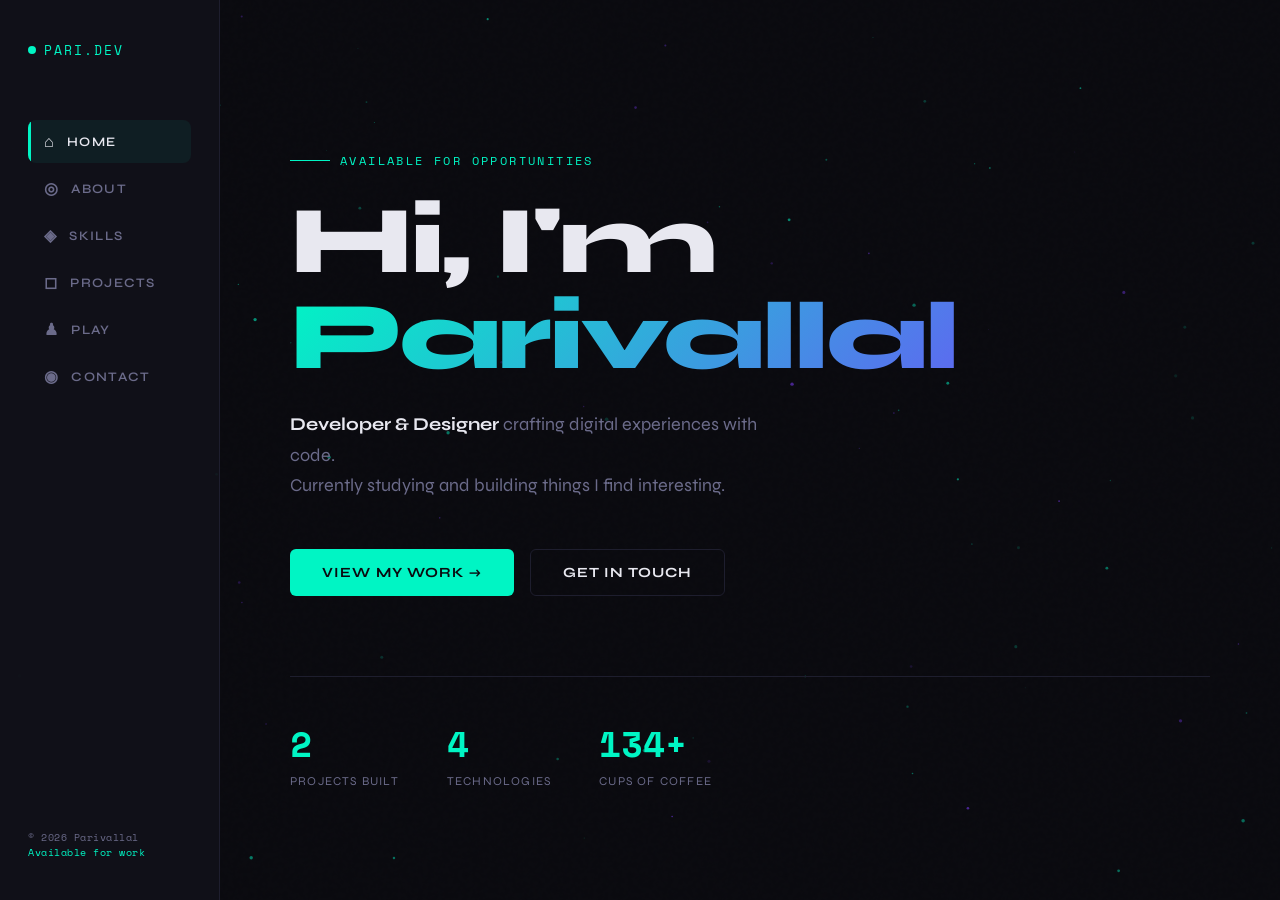
<file: index.html>
<!DOCTYPE html>
<html lang="en">
<head>
<meta charset="UTF-8">
<meta name="viewport" content="width=device-width, initial-scale=1.0">
<title>Parivallal — Portfolio</title>
<link href="https://fonts.googleapis.com/css2?family=Space+Mono:ital,wght@0,400;0,700;1,400&family=Syne:wght@400;600;700;800&family=Cormorant+Garamond:wght@400;600;700&display=swap" rel="stylesheet">
<style>
  :root {
    --bg: #0a0a0f;
    --surface: #12121a;
    --border: #1e1e2e;
    --accent: #00f5c4;
    --accent2: #7c3aff;
    --accent3: #ff3a6e;
    --text: #e8e8f0;
    --muted: #6b6b8a;
    --glow: 0 0 20px rgba(0,245,196,0.3);
    --gold: #d4a843;
    --gold-light: #f0cc70;
    --gold-dim: #8a6a1a;
    --ludo-bg: #0d0c0a;
    --ludo-surface: #1a1710;
    --ludo-border: #2e2a1e;
  }
  *,*::before,*::after{margin:0;padding:0;box-sizing:border-box}
  html{scroll-behavior:smooth}
  body{background:var(--bg);color:var(--text);font-family:'Syne',sans-serif;overflow-x:hidden}
  body::before{content:'';position:fixed;inset:0;background-image:url("data:image/svg+xml,%3Csvg viewBox='0 0 200 200' xmlns='http://www.w3.org/2000/svg'%3E%3Cfilter id='noise'%3E%3CfeTurbulence type='fractalNoise' baseFrequency='0.9' numOctaves='4' stitchTiles='stitch'/%3E%3C/filter%3E%3Crect width='100%25' height='100%25' filter='url(%23noise)' opacity='0.03'/%3E%3C/svg%3E");pointer-events:none;z-index:1;opacity:0.4}
  #particles{position:fixed;inset:0;z-index:0;pointer-events:none}

  .sidebar{position:fixed;left:0;top:0;width:220px;height:100vh;background:rgba(18,18,26,0.85);backdrop-filter:blur(20px);border-right:1px solid var(--border);display:flex;flex-direction:column;padding:40px 28px;z-index:100}
  .logo{font-family:'Space Mono',monospace;font-size:13px;color:var(--accent);letter-spacing:0.15em;text-transform:uppercase;margin-bottom:60px;display:flex;align-items:center;gap:8px}
  .logo-dot{width:8px;height:8px;background:var(--accent);border-radius:50%;animation:pulse 2s infinite}
  @keyframes pulse{0%,100%{opacity:1;transform:scale(1)}50%{opacity:0.4;transform:scale(0.6)}}
  nav ul{list-style:none;display:flex;flex-direction:column;gap:4px}
  nav ul li{font-size:13px;font-weight:600;letter-spacing:0.1em;text-transform:uppercase;color:var(--muted);padding:12px 16px;border-radius:8px;cursor:pointer;transition:all 0.25s;display:flex;align-items:center;gap:12px;position:relative;overflow:hidden}
  nav ul li::before{content:'';position:absolute;left:0;top:0;width:3px;height:100%;background:var(--accent);transform:scaleY(0);transition:transform 0.25s;border-radius:0 2px 2px 0}
  nav ul li:hover,nav ul li.active{color:var(--text);background:rgba(0,245,196,0.06)}
  nav ul li:hover::before,nav ul li.active::before{transform:scaleY(1)}
  nav ul li .nav-icon{font-size:16px}
  .sidebar-footer{margin-top:auto;font-family:'Space Mono',monospace;font-size:10px;color:var(--muted);letter-spacing:0.05em}

  .main{margin-left:220px;min-height:100vh;position:relative;z-index:2}
  .panel{display:none;min-height:100vh;padding:80px 70px;animation:fadeIn 0.5s ease}
  .panel.active{display:block}
  @keyframes fadeIn{from{opacity:0;transform:translateY(18px)}to{opacity:1;transform:translateY(0)}}

  #home{display:flex;flex-direction:column;justify-content:center;padding-top:120px}
  .home-tag{font-family:'Space Mono',monospace;font-size:12px;color:var(--accent);letter-spacing:0.2em;text-transform:uppercase;margin-bottom:24px;display:flex;align-items:center;gap:10px}
  .home-tag::before{content:'';width:40px;height:1px;background:var(--accent)}
  h1.hero-name{font-size:clamp(52px,8vw,96px);font-weight:800;line-height:1.0;letter-spacing:-0.03em;margin-bottom:24px}
  h1.hero-name span{display:block;background:linear-gradient(135deg,var(--accent),var(--accent2));-webkit-background-clip:text;-webkit-text-fill-color:transparent;background-clip:text}
  .hero-sub{font-size:18px;color:var(--muted);margin-bottom:48px;max-width:480px;line-height:1.7}
  .hero-sub strong{color:var(--text)}
  .hero-buttons{display:flex;gap:16px;flex-wrap:wrap}
  .btn{padding:14px 32px;font-family:'Syne',sans-serif;font-size:14px;font-weight:700;letter-spacing:0.08em;text-transform:uppercase;border:none;border-radius:6px;cursor:pointer;transition:all 0.25s}
  .btn-primary{background:var(--accent);color:#0a0a0f}
  .btn-primary:hover{transform:translateY(-2px);box-shadow:var(--glow)}
  .btn-outline{background:transparent;color:var(--text);border:1px solid var(--border)}
  .btn-outline:hover{border-color:var(--accent);color:var(--accent);transform:translateY(-2px)}
  .hero-stats{display:flex;gap:48px;margin-top:80px;padding-top:40px;border-top:1px solid var(--border)}
  .stat-num{font-size:36px;font-weight:800;color:var(--accent);font-family:'Space Mono',monospace}
  .stat-label{font-size:12px;color:var(--muted);text-transform:uppercase;letter-spacing:0.1em;margin-top:4px}

  .section-tag{font-family:'Space Mono',monospace;font-size:11px;color:var(--accent);letter-spacing:0.2em;text-transform:uppercase;margin-bottom:16px}
  .section-title{font-size:clamp(32px,5vw,52px);font-weight:800;letter-spacing:-0.02em;margin-bottom:48px;line-height:1.1}

  .about-grid{display:grid;grid-template-columns:1fr 1fr;gap:48px;align-items:start}
  .about-text p{color:var(--muted);line-height:1.9;font-size:16px;margin-bottom:20px}
  .about-text p strong{color:var(--text)}
  .about-card{background:var(--surface);border:1px solid var(--border);border-radius:16px;padding:32px;position:relative;overflow:hidden}
  .about-card::before{content:'';position:absolute;top:0;left:0;right:0;height:2px;background:linear-gradient(90deg,var(--accent),var(--accent2))}
  .about-card h3{font-size:14px;text-transform:uppercase;letter-spacing:0.1em;color:var(--muted);margin-bottom:20px}
  .info-item{display:flex;justify-content:space-between;padding:12px 0;border-bottom:1px solid var(--border);font-size:14px}
  .info-item:last-child{border-bottom:none}
  .info-label{color:var(--muted)}
  .info-value{color:var(--text);font-weight:600}

  .skills-grid{display:grid;grid-template-columns:repeat(auto-fill,minmax(260px,1fr));gap:20px}
  .skill-card{background:var(--surface);border:1px solid var(--border);border-radius:12px;padding:24px;transition:all 0.3s;cursor:default;position:relative;overflow:hidden}
  .skill-card::after{content:'';position:absolute;inset:0;background:linear-gradient(135deg,rgba(0,245,196,0.04),transparent);opacity:0;transition:opacity 0.3s}
  .skill-card:hover{border-color:var(--accent);transform:translateY(-4px);box-shadow:0 8px 32px rgba(0,245,196,0.1)}
  .skill-card:hover::after{opacity:1}
  .skill-icon{font-size:28px;margin-bottom:12px}
  .skill-name{font-size:16px;font-weight:700;margin-bottom:8px}
  .skill-level{font-family:'Space Mono',monospace;font-size:11px;color:var(--muted);text-transform:uppercase;letter-spacing:0.1em;margin-bottom:14px}
  .skill-bar{height:3px;background:var(--border);border-radius:2px;overflow:hidden}
  .skill-bar-fill{height:100%;background:linear-gradient(90deg,var(--accent),var(--accent2));border-radius:2px;transform:scaleX(0);transform-origin:left;transition:transform 1s cubic-bezier(0.4,0,0.2,1)}
  .skill-card.visible .skill-bar-fill{transform:scaleX(1)}

  .projects-grid{display:grid;grid-template-columns:repeat(auto-fill,minmax(320px,1fr));gap:24px}
  .project-card{background:var(--surface);border:1px solid var(--border);border-radius:16px;padding:32px;transition:all 0.3s;position:relative;overflow:hidden;cursor:pointer}
  .project-card::before{content:'';position:absolute;top:-100%;left:-100%;width:300%;height:300%;background:radial-gradient(circle,rgba(0,245,196,0.06) 0%,transparent 60%);transition:all 0.5s;pointer-events:none}
  .project-card:hover::before{top:-50%;left:-50%}
  .project-card:hover{border-color:rgba(0,245,196,0.4);transform:translateY(-6px);box-shadow:0 16px 48px rgba(0,0,0,0.4)}
  .project-num{font-family:'Space Mono',monospace;font-size:11px;color:var(--accent);letter-spacing:0.1em;margin-bottom:20px}
  .project-title{font-size:20px;font-weight:700;margin-bottom:12px}
  .project-desc{font-size:14px;color:var(--muted);line-height:1.7;margin-bottom:24px}
  .project-tags{display:flex;flex-wrap:wrap;gap:8px;margin-bottom:24px}
  .tag{font-family:'Space Mono',monospace;font-size:10px;padding:4px 10px;border-radius:4px;background:rgba(0,245,196,0.08);color:var(--accent);border:1px solid rgba(0,245,196,0.2);letter-spacing:0.05em}
  .project-link{display:inline-flex;align-items:center;gap:6px;font-size:13px;font-weight:700;color:var(--accent);text-decoration:none;letter-spacing:0.05em;text-transform:uppercase;transition:gap 0.2s}
  .project-link:hover{gap:10px}
  .wip-badge{display:inline-block;font-family:'Space Mono',monospace;font-size:10px;padding:3px 8px;border-radius:4px;background:rgba(255,58,110,0.1);color:var(--accent3);border:1px solid rgba(255,58,110,0.3);letter-spacing:0.08em;margin-left:8px}

  .contact-grid{display:grid;grid-template-columns:1fr 1fr;gap:48px}
  .contact-info{display:flex;flex-direction:column;gap:20px}
  .contact-item{background:var(--surface);border:1px solid var(--border);border-radius:12px;padding:24px;display:flex;align-items:center;gap:16px;transition:all 0.3s;cursor:pointer;text-decoration:none;color:inherit}
  .contact-item:hover{border-color:var(--accent);transform:translateX(6px)}
  .contact-icon{font-size:24px;width:48px;height:48px;display:flex;align-items:center;justify-content:center;background:rgba(0,245,196,0.08);border-radius:10px;flex-shrink:0}
  .contact-label{font-size:11px;color:var(--muted);text-transform:uppercase;letter-spacing:0.1em;margin-bottom:4px}
  .contact-value{font-size:15px;font-weight:600}
  .contact-form{background:var(--surface);border:1px solid var(--border);border-radius:16px;padding:36px;position:relative;overflow:hidden}
  .contact-form::before{content:'';position:absolute;top:0;left:0;right:0;height:2px;background:linear-gradient(90deg,var(--accent2),var(--accent))}
  .form-group{margin-bottom:20px}
  .form-label{display:block;font-size:12px;font-weight:700;text-transform:uppercase;letter-spacing:0.1em;color:var(--muted);margin-bottom:8px}
  .form-input,.form-textarea{width:100%;background:var(--bg);border:1px solid var(--border);border-radius:8px;padding:12px 16px;color:var(--text);font-family:'Syne',sans-serif;font-size:14px;outline:none;transition:border-color 0.2s}
  .form-input:focus,.form-textarea:focus{border-color:var(--accent)}
  .form-textarea{resize:vertical;min-height:100px}

  .toast{position:fixed;bottom:32px;right:32px;background:var(--surface);border:1px solid var(--accent);border-radius:10px;padding:16px 24px;font-size:14px;color:var(--accent);z-index:9999;transform:translateY(100px);opacity:0;transition:all 0.4s cubic-bezier(0.4,0,0.2,1);box-shadow:var(--glow)}
  .toast.show{transform:translateY(0);opacity:1}
  ::-webkit-scrollbar{width:4px}
  ::-webkit-scrollbar-track{background:var(--bg)}
  ::-webkit-scrollbar-thumb{background:var(--border);border-radius:4px}
  ::-webkit-scrollbar-thumb:hover{background:var(--accent)}

  /* ===== LUDO ===== */
  #games{padding:60px 70px;background:radial-gradient(ellipse at 20% 20%,rgba(212,168,67,0.04) 0%,transparent 60%)}
  .ludo-wrapper{display:flex;gap:40px;align-items:flex-start;flex-wrap:wrap}
  .ludo-frame{background:linear-gradient(145deg,#2a2410,#1a1710,#2a2410);border:2px solid var(--gold-dim);border-radius:20px;padding:20px;box-shadow:0 0 0 1px rgba(212,168,67,0.1),0 24px 80px rgba(0,0,0,0.8),inset 0 1px 0 rgba(212,168,67,0.2),0 0 60px rgba(212,168,67,0.05);position:relative}
  .ludo-frame::before{content:'';position:absolute;inset:6px;border:1px solid rgba(212,168,67,0.15);border-radius:14px;pointer-events:none}
  #ludo-canvas{display:block;border-radius:10px}

  .ludo-panel{flex:1;min-width:260px;display:flex;flex-direction:column;gap:18px}
  .ludo-eyebrow{font-family:'Space Mono',monospace;font-size:10px;letter-spacing:0.3em;color:var(--gold-dim);text-transform:uppercase;margin-bottom:6px}
  .ludo-title{font-family:'Cormorant Garamond',serif;font-size:48px;font-weight:700;color:var(--gold-light);line-height:1;letter-spacing:0.02em;text-shadow:0 0 40px rgba(212,168,67,0.3)}
  .ludo-subtitle{font-size:13px;color:var(--muted);margin-top:6px}
  .ludo-title-area{border-bottom:1px solid var(--ludo-border);padding-bottom:18px}

  .turn-card{background:var(--ludo-surface);border:1px solid var(--ludo-border);border-radius:12px;padding:18px 22px;position:relative;overflow:hidden}
  .turn-card::before{content:'';position:absolute;top:0;left:0;right:0;height:2px;background:linear-gradient(90deg,var(--gold-dim),var(--gold-light),var(--gold-dim))}
  .turn-label{font-family:'Space Mono',monospace;font-size:9px;letter-spacing:0.2em;color:var(--gold-dim);text-transform:uppercase;margin-bottom:6px}
  .turn-name{font-family:'Cormorant Garamond',serif;font-size:30px;font-weight:600;letter-spacing:0.05em}
  .turn-instruction{font-size:12px;color:var(--muted);margin-top:4px}

  .dice-area{display:flex;align-items:center;gap:18px}
  .dice-btn{width:72px;height:72px;background:linear-gradient(145deg,#2a2410,#1a1710);border:1px solid var(--gold-dim);border-radius:14px;cursor:pointer;display:flex;align-items:center;justify-content:center;font-size:34px;transition:all 0.2s;box-shadow:0 4px 16px rgba(0,0,0,0.5),inset 0 1px 0 rgba(212,168,67,0.15);color:var(--gold-light);font-family:'Space Mono',monospace;font-weight:700;position:relative;overflow:hidden}
  .dice-btn::before{content:'';position:absolute;inset:0;background:radial-gradient(circle at 50% 0%,rgba(212,168,67,0.1),transparent 60%)}
  .dice-btn:hover:not(:disabled){border-color:var(--gold);box-shadow:0 4px 24px rgba(212,168,67,0.2),inset 0 1px 0 rgba(212,168,67,0.3);transform:translateY(-2px)}
  .dice-btn:disabled{opacity:0.35;cursor:not-allowed;transform:none}
  .dice-btn.rolling{animation:diceRoll 0.45s ease}
  @keyframes diceRoll{0%{transform:rotate(0) scale(1)}25%{transform:rotate(-15deg) scale(0.95)}50%{transform:rotate(10deg) scale(1.05)}75%{transform:rotate(-5deg) scale(0.98)}100%{transform:rotate(0) scale(1)}}
  .dice-value-label{font-family:'Space Mono',monospace;font-size:9px;letter-spacing:0.2em;color:var(--gold-dim);text-transform:uppercase;margin-bottom:2px}
  .dice-value{font-family:'Cormorant Garamond',serif;font-size:52px;font-weight:700;color:var(--gold-light);line-height:1;text-shadow:0 0 20px rgba(212,168,67,0.4)}
  .dice-msg{font-size:11px;color:var(--muted);margin-top:2px}

  .players-grid{display:grid;grid-template-columns:1fr 1fr;gap:8px}
  .player-score-card{background:var(--ludo-surface);border:1px solid var(--ludo-border);border-radius:10px;padding:12px 14px;transition:all 0.3s}
  .player-color-dot{width:9px;height:9px;border-radius:50%;display:inline-block;margin-right:5px}
  .player-score-name{font-family:'Space Mono',monospace;font-size:10px;letter-spacing:0.1em;color:var(--muted);text-transform:uppercase;margin-bottom:5px}
  .player-score-num{font-family:'Cormorant Garamond',serif;font-size:30px;font-weight:700;color:var(--gold-light);line-height:1}
  .player-score-label{font-size:9px;color:var(--muted);letter-spacing:0.05em}

  .game-log{background:var(--ludo-surface);border:1px solid var(--ludo-border);border-radius:12px;padding:14px;height:120px;overflow-y:auto}
  .game-log::-webkit-scrollbar{width:3px}
  .game-log::-webkit-scrollbar-thumb{background:var(--gold-dim);border-radius:2px}
  .log-entry{font-family:'Space Mono',monospace;font-size:10px;color:var(--muted);padding:3px 0;border-bottom:1px solid rgba(46,42,30,0.5);letter-spacing:0.02em;line-height:1.5}
  .log-entry:last-child{border-bottom:none}
  .log-gold{color:var(--gold-light)}
  .log-red{color:#e74c3c}
  .log-blue{color:#2980b9}
  .log-green{color:#27ae60}
  .log-yellow{color:var(--gold)}

  .game-controls{display:flex;gap:8px}
  .btn-ludo{flex:1;padding:11px 16px;font-family:'Space Mono',monospace;font-size:10px;letter-spacing:0.12em;text-transform:uppercase;border:1px solid var(--ludo-border);border-radius:8px;background:var(--ludo-surface);color:var(--muted);cursor:pointer;transition:all 0.2s}
  .btn-ludo:hover{border-color:var(--gold-dim);color:var(--gold-light)}
  .btn-ludo-gold{border-color:var(--gold-dim);background:linear-gradient(135deg,rgba(212,168,67,0.1),rgba(212,168,67,0.04));color:var(--gold-light)}
  .btn-ludo-gold:hover{box-shadow:0 0 20px rgba(212,168,67,0.15);border-color:var(--gold)}

  .win-overlay{display:none;position:absolute;inset:0;background:rgba(13,12,10,0.96);border-radius:10px;align-items:center;justify-content:center;flex-direction:column;text-align:center;z-index:50;backdrop-filter:blur(6px)}
  .win-overlay.show{display:flex;animation:fadeIn 0.5s ease}
  .win-crown{font-size:64px;margin-bottom:14px;animation:floatY 3s ease-in-out infinite}
  @keyframes floatY{0%,100%{transform:translateY(0)}50%{transform:translateY(-10px)}}
  .win-text{font-family:'Cormorant Garamond',serif;font-size:52px;font-weight:700;color:var(--gold-light);text-shadow:0 0 40px rgba(212,168,67,0.5);margin-bottom:6px}
  .win-sub{font-family:'Space Mono',monospace;font-size:10px;letter-spacing:0.25em;color:var(--gold-dim);text-transform:uppercase}

  @media(max-width:768px){
    .sidebar{width:100%;height:auto;flex-direction:row;flex-wrap:wrap;padding:16px 20px;border-right:none;border-bottom:1px solid var(--border);position:sticky;top:0}
    .logo{margin-bottom:0;margin-right:24px}
    nav ul{flex-direction:row;gap:4px}
    nav ul li{padding:8px 12px;font-size:11px}
    nav ul li::before{display:none}
    .main{margin-left:0}
    .panel,#games{padding:36px 20px}
    .about-grid,.contact-grid{grid-template-columns:1fr}
    .hero-stats{gap:20px}
    .sidebar-footer{display:none}
    .ludo-wrapper{flex-direction:column}
  }
</style>
</head>
<body>

<canvas id="particles"></canvas>
<div class="toast" id="toast"></div>

<div class="sidebar">
  <div class="logo"><div class="logo-dot"></div>PARI.DEV</div>
  <nav><ul>
    <li class="active" data-panel="home" onclick="showPanel('home')"><span class="nav-icon">⌂</span> Home</li>
    <li data-panel="about" onclick="showPanel('about')"><span class="nav-icon">◎</span> About</li>
    <li data-panel="skills" onclick="showPanel('skills')"><span class="nav-icon">◈</span> Skills</li>
    <li data-panel="projects" onclick="showPanel('projects')"><span class="nav-icon">◻</span> Projects</li>
    <li data-panel="games" onclick="showPanel('games')"><span class="nav-icon">♟</span> Play</li>
    <li data-panel="contact" onclick="showPanel('contact')"><span class="nav-icon">◉</span> Contact</li>
  </ul></nav>
  <div class="sidebar-footer">&copy; 2026 Parivallal<br><span style="color:var(--accent)">Available for work</span></div>
</div>

<div class="main">

  <div id="home" class="panel active">
    <div class="home-tag">Available for opportunities</div>
    <h1 class="hero-name">Hi, I'm<br><span>Parivallal</span></h1>
    <p class="hero-sub"><strong>Developer & Designer</strong> crafting digital experiences with code.<br>Currently studying and building things I find interesting.</p>
    <div class="hero-buttons">
      <button class="btn btn-primary" onclick="showPanel('projects')">View My Work →</button>
      <button class="btn btn-outline" onclick="showPanel('contact')">Get In Touch</button>
    </div>
    <div class="hero-stats">
      <div class="stat"><div class="stat-num" id="count1">0</div><div class="stat-label">Projects Built</div></div>
      <div class="stat"><div class="stat-num" id="count2">0</div><div class="stat-label">Technologies</div></div>
      <div class="stat"><div class="stat-num" id="count3">0</div><div class="stat-label">Cups of Coffee</div></div>
    </div>
  </div>

  <div id="about" class="panel">
    <div class="section-tag">Who am I</div>
    <h2 class="section-title">About Me</h2>
    <div class="about-grid">
      <div class="about-text">
        <p>I'm <strong>Parivallal</strong>, a passionate developer and student who loves building things for the web. I'm always experimenting with new technologies and pushing my creative limits.</p>
        <p>My journey started with curiosity — I wanted to understand how websites work, and that curiosity turned into a full obsession with crafting beautiful, functional interfaces.</p>
        <p>When I'm not coding, I'm probably exploring new design trends, working on side projects, or finding inspiration from things around me.</p>
        <p style="color:var(--accent);font-weight:600;font-size:14px;letter-spacing:0.05em;text-transform:uppercase;margin-top:32px;">→ Currently open to freelance & collaboration</p>
      </div>
      <div>
        <div class="about-card">
          <h3>Quick Info</h3>
          <div class="info-item"><span class="info-label">Name</span><span class="info-value">Parivallal</span></div>
          <div class="info-item"><span class="info-label">Role</span><span class="info-value">Developer & Student</span></div>
          <div class="info-item"><span class="info-label">Email</span><span class="info-value">tamilandax@gmail.com</span></div>
          <div class="info-item"><span class="info-label">Instagram</span><span class="info-value">@pari7.sync</span></div>
          <div class="info-item"><span class="info-label">Status</span><span class="info-value" style="color:var(--accent)">● Available</span></div>
        </div>
      </div>
    </div>
  </div>

  <div id="skills" class="panel">
    <div class="section-tag">What I Know</div>
    <h2 class="section-title">Skills & Tools</h2>
    <div class="skills-grid">
      <div class="skill-card"><div class="skill-icon">🐍</div><div class="skill-name">Python</div><div class="skill-level">Intermediate</div><div class="skill-bar"><div class="skill-bar-fill"></div></div></div>
      <div class="skill-card"><div class="skill-icon">⚡</div><div class="skill-name">C++</div><div class="skill-level">Beginner — Growing</div><div class="skill-bar"><div class="skill-bar-fill" style="width:45%"></div></div></div>
      <div class="skill-card"><div class="skill-icon">🌐</div><div class="skill-name">JavaScript</div><div class="skill-level">Intermediate</div><div class="skill-bar"><div class="skill-bar-fill" style="width:60%"></div></div></div>
      <div class="skill-card"><div class="skill-icon">🎨</div><div class="skill-name">HTML & CSS</div><div class="skill-level">Comfortable</div><div class="skill-bar"><div class="skill-bar-fill" style="width:75%"></div></div></div>
      <div class="skill-card"><div class="skill-icon">🖌️</div><div class="skill-name">UI Design</div><div class="skill-level">Learning</div><div class="skill-bar"><div class="skill-bar-fill" style="width:50%"></div></div></div>
      <div class="skill-card"><div class="skill-icon">🔧</div><div class="skill-name">Git & GitHub</div><div class="skill-level">Beginner</div><div class="skill-bar"><div class="skill-bar-fill" style="width:40%"></div></div></div>
    </div>
  </div>

  <div id="projects" class="panel">
    <div class="section-tag">What I've Built</div>
    <h2 class="section-title">Projects</h2>
    <div class="projects-grid">
      <div class="project-card" onclick="showToast('Opening project...')">
        <div class="project-num">01 / FEATURED</div>
        <div class="project-title">Portfolio Website <span class="wip-badge">LIVE</span></div>
        <div class="project-desc">This very site — a custom-built portfolio showcasing my work, built from scratch with HTML, CSS, and JavaScript.</div>
        <div class="project-tags"><span class="tag">HTML</span><span class="tag">CSS</span><span class="tag">JavaScript</span></div>
        <a class="project-link" href="#">View Project →</a>
      </div>
      <div class="project-card" onclick="showToast('More projects coming soon!')">
        <div class="project-num">02 / IN PROGRESS</div>
        <div class="project-title">Next Project <span class="wip-badge">WIP</span></div>
        <div class="project-desc">Something exciting is being built. Details coming soon — stay tuned for updates.</div>
        <div class="project-tags"><span class="tag">Python</span><span class="tag">Web</span></div>
        <a class="project-link" href="#">Coming Soon →</a>
      </div>
      <div class="project-card" onclick="showToast('Idea stage!')">
        <div class="project-num">03 / CONCEPT</div>
        <div class="project-title">Future Build <span class="wip-badge">IDEA</span></div>
        <div class="project-desc">An idea taking shape. Every great project starts somewhere. This one is being planned.</div>
        <div class="project-tags"><span class="tag">TBD</span></div>
        <a class="project-link" href="#">Explore Idea →</a>
      </div>
    </div>
  </div>

  <!-- GAMES -->
  <div id="games" class="panel">
    <div class="ludo-wrapper">
      <div style="flex-shrink:0;position:relative">
        <div class="ludo-frame">
          <canvas id="ludo-canvas" width="480" height="480"></canvas>
          <div class="win-overlay" id="win-overlay">
            <div class="win-crown">♛</div>
            <div class="win-text" id="win-text">Red</div>
            <div class="win-sub">claims the throne</div>
            <button class="btn-ludo btn-ludo-gold" style="margin-top:20px;flex:none;padding:13px 28px" onclick="initLudo()">↺ Play Again</button>
          </div>
        </div>
      </div>

      <div class="ludo-panel">
        <div class="ludo-title-area">
          <div class="ludo-eyebrow">Royal Edition · 4 Players</div>
          <div class="ludo-title">Ludo</div>
          <div class="ludo-subtitle">A game of chance, strategy & glory</div>
        </div>

        <div class="turn-card">
          <div class="turn-label">Current Turn</div>
          <div class="turn-name" id="turn-name" style="color:#e74c3c">Red</div>
          <div class="turn-instruction" id="turn-instruction">Roll the dice to begin</div>
        </div>

        <div class="dice-area">
          <button class="dice-btn" id="dice-btn" onclick="rollDice()">⚄</button>
          <div>
            <div class="dice-value-label">Rolled</div>
            <div class="dice-value" id="dice-display">—</div>
            <div class="dice-msg" id="dice-msg">Awaiting your roll</div>
          </div>
        </div>

        <div class="players-grid">
          <div class="player-score-card" id="score-0">
            <div class="player-score-name"><span class="player-color-dot" style="background:#e74c3c;box-shadow:0 0 6px #e74c3c"></span>Red</div>
            <div class="player-score-num" id="home-0">0</div>
            <div class="player-score-label">pieces home</div>
          </div>
          <div class="player-score-card" id="score-1">
            <div class="player-score-name"><span class="player-color-dot" style="background:#2980b9;box-shadow:0 0 6px #2980b9"></span>Blue</div>
            <div class="player-score-num" id="home-1">0</div>
            <div class="player-score-label">pieces home</div>
          </div>
          <div class="player-score-card" id="score-2">
            <div class="player-score-name"><span class="player-color-dot" style="background:#27ae60;box-shadow:0 0 6px #27ae60"></span>Green</div>
            <div class="player-score-num" id="home-2">0</div>
            <div class="player-score-label">pieces home</div>
          </div>
          <div class="player-score-card" id="score-3">
            <div class="player-score-name"><span class="player-color-dot" style="background:#d4a843;box-shadow:0 0 6px #d4a843"></span>Gold</div>
            <div class="player-score-num" id="home-3">0</div>
            <div class="player-score-label">pieces home</div>
          </div>
        </div>

        <div class="game-log" id="game-log"></div>

        <div class="game-controls">
          <button class="btn-ludo btn-ludo-gold" onclick="initLudo()">↺ New Game</button>
          <button class="btn-ludo" onclick="autoTurn()">▶ Auto Move</button>
        </div>
      </div>
    </div>
  </div>

  <div id="contact" class="panel">
    <div class="section-tag">Say Hello</div>
    <h2 class="section-title">Get In Touch</h2>
    <div class="contact-grid">
      <div class="contact-info">
        <p style="color:var(--muted);font-size:15px;line-height:1.8;margin-bottom:8px;">I'm always open to new opportunities, collaborations, or just a good conversation.</p>
        <a class="contact-item" href="mailto:tamilandax@gmail.com"><div class="contact-icon">✉️</div><div><div class="contact-label">Email</div><div class="contact-value">tamilandax@gmail.com</div></div></a>
        <a class="contact-item" href="https://instagram.com/pari7.sync" target="_blank"><div class="contact-icon">📸</div><div><div class="contact-label">Instagram</div><div class="contact-value">@pari7.sync</div></div></a>
        <a class="contact-item" href="https://github.com/TAMILANDA7692" target="_blank"><div class="contact-icon">🐙</div><div><div class="contact-label">GitHub</div><div class="contact-value">TAMILANDA7692</div></div></a>
      </div>
      <div class="contact-form">
        <h3 style="font-size:18px;font-weight:700;margin-bottom:24px;">Send a Message</h3>
        <div class="form-group"><label class="form-label">Your Name</label><input class="form-input" type="text" id="msg-name" placeholder="What's your name?"></div>
        <div class="form-group"><label class="form-label">Message</label><textarea class="form-textarea" id="msg-body" placeholder="What would you like to say?"></textarea></div>
        <button class="btn btn-primary" style="width:100%" onclick="sendMsg()">Send Message →</button>
      </div>
    </div>
  </div>

</div>

<script>
/* ---- PORTFOLIO ---- */
function showPanel(id){
  document.querySelectorAll('.panel').forEach(p=>p.classList.remove('active'));
  document.querySelectorAll('nav li').forEach(l=>l.classList.remove('active'));
  document.getElementById(id).classList.add('active');
  document.querySelector(`nav li[data-panel="${id}"]`).classList.add('active');
  if(id==='skills') animateSkills();
  if(id==='home') animateCounters();
}
const pCanvas=document.getElementById('particles'),pCtx=pCanvas.getContext('2d');
let pts=[],PW,PH;
function pResize(){PW=pCanvas.width=window.innerWidth;PH=pCanvas.height=window.innerHeight}
pResize(); window.addEventListener('resize',pResize);
class Pt{constructor(){this.reset()}reset(){this.x=Math.random()*PW;this.y=Math.random()*PH;this.s=Math.random()*1.5+0.3;this.vx=(Math.random()-.5)*.3;this.vy=(Math.random()-.5)*.3;this.a=Math.random()*.5+.1;this.c=Math.random()>.7?'#7c3aff':'#00f5c4'}update(){this.x+=this.vx;this.y+=this.vy;if(this.x<0||this.x>PW||this.y<0||this.y>PH)this.reset()}draw(){pCtx.save();pCtx.globalAlpha=this.a;pCtx.fillStyle=this.c;pCtx.beginPath();pCtx.arc(this.x,this.y,this.s,0,Math.PI*2);pCtx.fill();pCtx.restore()}}
for(let i=0;i<100;i++)pts.push(new Pt());
let mx=-999,my=-999;
document.addEventListener('mousemove',e=>{mx=e.clientX;my=e.clientY});
(function pAnim(){pCtx.clearRect(0,0,PW,PH);pts.forEach(p=>{p.update();p.draw();const dx=mx-p.x,dy=my-p.y,d=Math.sqrt(dx*dx+dy*dy);if(d<90){pCtx.save();pCtx.globalAlpha=(1-d/90)*.1;pCtx.strokeStyle='#00f5c4';pCtx.lineWidth=.5;pCtx.beginPath();pCtx.moveTo(p.x,p.y);pCtx.lineTo(mx,my);pCtx.stroke();pCtx.restore()}});requestAnimationFrame(pAnim)})();
function animateCounters(){ac('count1',3,1200);ac('count2',6,1400);ac('count3',247,2000)}
function ac(id,t,dur){const el=document.getElementById(id);let s=0;const step=t/(dur/16);const timer=setInterval(()=>{s+=step;if(s>=t){el.textContent=t+(id==='count3'?'+':'');clearInterval(timer)}else el.textContent=Math.floor(s)+(id==='count3'?'+':'')},16)}
function animateSkills(){setTimeout(()=>document.querySelectorAll('.skill-card').forEach((c,i)=>setTimeout(()=>c.classList.add('visible'),i*100)),100)}
function showToast(m){const t=document.getElementById('toast');t.textContent=m;t.classList.add('show');setTimeout(()=>t.classList.remove('show'),2500)}
function sendMsg(){const n=document.getElementById('msg-name').value.trim(),b=document.getElementById('msg-body').value.trim();if(!n||!b){showToast('⚠️ Please fill in all fields');return}window.location.href=`mailto:tamilandax@gmail.com?subject=Message from ${encodeURIComponent(n)}&body=${encodeURIComponent(b)}`;showToast('✓ Opening your email client...');document.getElementById('msg-name').value='';document.getElementById('msg-body').value=''}
animateCounters();

/* ============================================================
   LUDO ENGINE
   15×15 grid, CELL = 32px
   Track: 52 cells, each player offset by 13 steps
============================================================ */
const LC=document.getElementById('ludo-canvas');
const LX=LC.getContext('2d');
const SZ=480, CELL=SZ/15;

const PLAYERS=[
  {name:'Red',   color:'#c0392b',light:'#e74c3c',dark:'#7b241c',startIdx:0,  logCls:'log-red'   },
  {name:'Blue',  color:'#1a4a8a',light:'#2980b9',dark:'#154360',startIdx:13, logCls:'log-blue'  },
  {name:'Green', color:'#1a6a3a',light:'#27ae60',dark:'#145a32',startIdx:26, logCls:'log-green' },
  {name:'Gold',  color:'#7a5c10',light:'#d4a843',dark:'#4a3508',startIdx:39, logCls:'log-yellow'},
];

// 52-step shared track (col, row) — standard Ludo path
const TRACK=[
  [6,13],[6,12],[6,11],[6,10],[6,9],[5,8],[4,8],[3,8],[2,8],[1,8],[0,8],[0,7],[0,6],
  [1,6],[2,6],[3,6],[4,6],[5,6],[6,5],[6,4],[6,3],[6,2],[6,1],[6,0],[7,0],[8,0],
  [8,1],[8,2],[8,3],[8,4],[8,5],[9,6],[10,6],[11,6],[12,6],[13,6],[14,6],[14,7],[14,8],
  [13,8],[12,8],[11,8],[10,8],[9,8],[8,9],[8,10],[8,11],[8,12],[8,13],[8,14],[7,14]
];

// Home column (steps 52-56, index 0-4): leading toward center
const HOME_COLS=[
  [[7,13],[7,12],[7,11],[7,10],[7,9],[7,8]],
  [[1,7],[2,7],[3,7],[4,7],[5,7],[6,7]],
  [[7,1],[7,2],[7,3],[7,4],[7,5],[7,6]],
  [[13,7],[12,7],[11,7],[10,7],[9,7],[8,7]],
];

// Yard spawn positions per player
const YARDS=[
  [[1,1],[3,1],[1,3],[3,3]],
  [[11,1],[13,1],[11,3],[13,3]],
  [[11,11],[13,11],[11,13],[13,13]],
  [[1,11],[3,11],[1,13],[3,13]],
];

// Safe cells (star squares on standard board)
const SAFE_SET=new Set([[6,2],[2,6],[2,8],[6,12],[8,2],[12,6],[12,8],[8,12]].map(c=>c.join(',')));

let G={};

function initLudo(){
  document.getElementById('win-overlay').classList.remove('show');
  G={turn:0,rolled:false,dice:0,movable:[],waiting:false,
    pieces:PLAYERS.flatMap((pl,pi)=>YARDS[pi].map((yp,id)=>({pi,id,pos:-1,fin:false,yard:yp})))};
  document.getElementById('dice-btn').disabled=false;
  document.getElementById('dice-btn').textContent='⚄';
  document.getElementById('dice-display').textContent='—';
  document.getElementById('dice-msg').textContent='Awaiting your roll';
  document.getElementById('game-log').innerHTML='';
  addLog('♛','log-gold','Royal Ludo begins — Red rolls first');
  updateUI(); drawBoard();
}

function addLog(icon,cls,msg){
  const log=document.getElementById('game-log');
  const el=document.createElement('div'); el.className='log-entry';
  el.innerHTML=`${icon} <span class="${cls}">${msg}</span>`;
  log.appendChild(el); log.scrollTop=log.scrollHeight;
}

function updateUI(){
  const pl=PLAYERS[G.turn];
  document.getElementById('turn-name').textContent=pl.name;
  document.getElementById('turn-name').style.color=pl.light;
  document.getElementById('turn-instruction').textContent=
    G.rolled?(G.movable.length?'Tap a glowing piece to move':'No valid moves'):'Roll the dice';
  document.getElementById('dice-btn').disabled=G.rolled;
  for(let i=0;i<4;i++){
    document.getElementById(`home-${i}`).textContent=G.pieces.filter(p=>p.pi===i&&p.fin).length;
    const card=document.getElementById(`score-${i}`);
    card.style.borderColor=i===G.turn?PLAYERS[i].light:'';
    card.style.boxShadow=i===G.turn?`0 0 14px ${PLAYERS[i].color}55`:'';
  }
}

function rollDice(){
  if(G.rolled)return;
  const btn=document.getElementById('dice-btn');
  btn.classList.add('rolling');
  setTimeout(()=>btn.classList.remove('rolling'),450);
  const v=Math.floor(Math.random()*6)+1;
  G.dice=v; G.rolled=true;
  const faces=['⚀','⚁','⚂','⚃','⚄','⚅'];
  btn.textContent=faces[v-1];
  document.getElementById('dice-display').textContent=v;
  const pl=PLAYERS[G.turn];
  addLog(faces[v-1],pl.logCls,`${pl.name} rolled a ${v}`);
  G.movable=getMovable(G.turn,v);
  if(!G.movable.length){
    document.getElementById('dice-msg').textContent='No valid moves';
    addLog('—',pl.logCls,`${pl.name} has no moves`);
    setTimeout(nextTurn,900);
  } else if(G.movable.length===1){
    document.getElementById('dice-msg').textContent='Moving piece…';
    setTimeout(()=>move(G.movable[0]),600);
  } else {
    document.getElementById('dice-msg').textContent='Tap a piece';
    G.waiting=true;
  }
  updateUI(); drawBoard();
}

function getMovable(pi,roll){
  return G.pieces.filter(p=>p.pi===pi&&!p.fin&&(
    (p.pos===-1&&roll===6)||(p.pos>=0&&p.pos+roll<=56)
  ));
}

function move(pc){
  G.waiting=false; G.movable=[];
  const pl=PLAYERS[pc.pi];
  if(pc.pos===-1){
    pc.pos=0;
    addLog('→',pl.logCls,`${pl.name} enters the board!`);
  } else {
    pc.pos+=G.dice;
    if(pc.pos<52){
      // Check capture
      const trackCell=TRACK[(pc.pos+PLAYERS[pc.pi].startIdx)%52];
      const key=trackCell.join(',');
      if(!SAFE_SET.has(key)){
        G.pieces.filter(op=>op.pi!==pc.pi&&!op.fin&&op.pos>=0&&op.pos<52&&
          TRACK[(op.pos+PLAYERS[op.pi].startIdx)%52].join(',')===key
        ).forEach(op=>{
          op.pos=-1;
          addLog('✕',PLAYERS[op.pi].logCls,`${PLAYERS[op.pi].name} piece sent home!`);
        });
      }
    }
    if(pc.pos>=57){pc.pos=57;pc.fin=true;addLog('★',pl.logCls,`${pl.name} piece reaches the throne!`)}
    else addLog('→',pl.logCls,`${pl.name} advances to step ${pc.pos}`);
  }
  drawBoard(); updateUI();
  if(pc.fin&&checkWin(pc.pi))return;
  if(G.dice===6&&!pc.fin){
    addLog('✦',pl.logCls,`${pl.name} rolled 6 — bonus roll!`);
    G.rolled=false;
    document.getElementById('dice-btn').disabled=false;
    document.getElementById('dice-btn').textContent='⚄';
    document.getElementById('dice-display').textContent='—';
    document.getElementById('dice-msg').textContent='Bonus roll!';
    updateUI();
  } else {
    setTimeout(nextTurn,400);
  }
}

function checkWin(pi){
  if(G.pieces.filter(p=>p.pi===pi&&p.fin).length===4){
    const pl=PLAYERS[pi];
    document.getElementById('win-text').textContent=pl.name;
    document.getElementById('win-text').style.color=pl.light;
    document.getElementById('win-overlay').classList.add('show');
    addLog('♛',pl.logCls,`${pl.name} wins the Royal Ludo!`);
    return true;
  }return false;
}

function nextTurn(){
  G.turn=(G.turn+1)%4; G.rolled=false; G.dice=0; G.movable=[]; G.waiting=false;
  document.getElementById('dice-btn').disabled=false;
  document.getElementById('dice-btn').textContent='⚄';
  document.getElementById('dice-display').textContent='—';
  document.getElementById('dice-msg').textContent='Awaiting your roll';
  updateUI(); drawBoard();
}

function autoTurn(){if(!G.rolled)rollDice();else if(G.movable.length)move(G.movable[0])}

LC.addEventListener('click',function(e){
  if(!G.waiting||!G.movable.length)return;
  const r=LC.getBoundingClientRect();
  const sx=LC.width/r.width, sy=LC.height/r.height;
  const cx=(e.clientX-r.left)*sx, cy=(e.clientY-r.top)*sy;
  for(const pc of G.movable){
    const {px,py}=pieceXY(pc);
    if(Math.hypot(cx-px,cy-py)<CELL*.85){G.waiting=false;move(pc);return}
  }
});

function pieceXY(pc){
  if(pc.fin) return{px:SZ/2,py:SZ/2};
  if(pc.pos===-1){const[c,r]=pc.yard;return{px:c*CELL+CELL/2,py:r*CELL+CELL/2}}
  if(pc.pos>=52){const[c,r]=HOME_COLS[pc.pi][pc.pos-52]||[7,7];return{px:c*CELL+CELL/2,py:r*CELL+CELL/2}}
  const[c,r]=TRACK[(pc.pos+PLAYERS[pc.pi].startIdx)%52];
  return{px:c*CELL+CELL/2,py:r*CELL+CELL/2}
}

/* ---- DRAW ---- */
function drawBoard(){
  LX.clearRect(0,0,SZ,SZ);
  // Background
  LX.fillStyle='#0d0c0a'; LX.fillRect(0,0,SZ,SZ);
  // Grid lines
  LX.strokeStyle='rgba(46,42,30,0.5)'; LX.lineWidth=0.5;
  for(let i=0;i<=15;i++){
    LX.beginPath();LX.moveTo(i*CELL,0);LX.lineTo(i*CELL,SZ);LX.stroke();
    LX.beginPath();LX.moveTo(0,i*CELL);LX.lineTo(SZ,i*CELL);LX.stroke();
  }
  // Track cells
  TRACK.forEach(([c,r])=>{
    LX.fillStyle='rgba(240,220,180,0.05)';
    LX.fillRect(c*CELL+.5,r*CELL+.5,CELL-1,CELL-1);
  });
  // Yards
  drawYard(0,0,6,6,'#c0392b','#7b241c');
  drawYard(9,0,6,6,'#1a4a8a','#154360');
  drawYard(9,9,6,6,'#1a6a3a','#145a32');
  drawYard(0,9,6,6,'#6a500a','#3d2f06');
  // Home lanes
  [[1,7,5,7,2],[7,1,7,5,3],[9,7,13,7,4],[7,9,7,13,5]].forEach(([c1,r1,c2,r2,p])=>{
    const colors=['','#c0392b','#1a4a8a','#1a6a3a','#8a6a1a'];
    const lts=['','#e74c3c','#2980b9','#27ae60','#d4a843'];
    for(let c=Math.min(c1,c2);c<=Math.max(c1,c2);c++){
      for(let r=Math.min(r1,r2);r<=Math.max(r1,r2);r++){
        LX.fillStyle=colors[p]+'55'; LX.fillRect(c*CELL+.5,r*CELL+.5,CELL-1,CELL-1);
        const g=LX.createLinearGradient(c*CELL,r*CELL,c*CELL+CELL,r*CELL+CELL);
        g.addColorStop(0,lts[p]+'22'); g.addColorStop(1,'transparent');
        LX.fillStyle=g; LX.fillRect(c*CELL+.5,r*CELL+.5,CELL-1,CELL-1);
      }
    }
  });
  // Center
  drawCenter();
  // Safe stars
  [[6,2],[2,6],[6,12],[12,6],[2,8],[8,2],[12,8],[8,12]].forEach(([c,r])=>{
    LX.fillStyle='rgba(212,168,67,0.25)'; LX.font=`${CELL*.45}px serif`;
    LX.textAlign='center'; LX.textBaseline='middle';
    LX.fillText('✦',c*CELL+CELL/2,r*CELL+CELL/2);
  });
  // Pieces
  G.pieces.forEach(pc=>drawPiece(pc));
  // Outer gold border
  LX.strokeStyle='rgba(212,168,67,0.12)'; LX.lineWidth=1.5;
  LX.strokeRect(1,1,SZ-2,SZ-2);
}

function drawYard(sc,sr,w,h,col,dark){
  const x=sc*CELL,y=sr*CELL,pw=w*CELL,ph=h*CELL;
  const g=LX.createLinearGradient(x,y,x+pw,y+ph);
  g.addColorStop(0,dark+'cc'); g.addColorStop(1,col+'44');
  LX.fillStyle=g; LX.fillRect(x,y,pw,ph);
  LX.strokeStyle=col+'66'; LX.lineWidth=1.5;
  LX.strokeRect(x+1,y+1,pw-2,ph-2);
  // Inner circle
  const cx=x+pw/2,cy=y+ph/2;
  LX.beginPath(); LX.arc(cx,cy,pw*.33,0,Math.PI*2);
  LX.fillStyle='rgba(0,0,0,0.35)'; LX.fill();
  LX.strokeStyle=col+'33'; LX.lineWidth=1; LX.stroke();
}

function drawCenter(){
  const cx=7.5*CELL,cy=7.5*CELL;
  const tris=[
    {pts:[[6,6],[9,6],[7.5,7.5]],c:'#c0392bcc'},
    {pts:[[9,6],[9,9],[7.5,7.5]],c:'#1a4a8acc'},
    {pts:[[9,9],[6,9],[7.5,7.5]],c:'#1a6a3acc'},
    {pts:[[6,9],[6,6],[7.5,7.5]],c:'#8a6a1acc'},
  ];
  tris.forEach(t=>{
    LX.beginPath();
    LX.moveTo(t.pts[0][0]*CELL,t.pts[0][1]*CELL);
    LX.lineTo(t.pts[1][0]*CELL,t.pts[1][1]*CELL);
    LX.lineTo(t.pts[2][0]*CELL,t.pts[2][1]*CELL);
    LX.closePath(); LX.fillStyle=t.c; LX.fill();
    LX.strokeStyle='rgba(212,168,67,0.15)'; LX.lineWidth=.5; LX.stroke();
  });
  const rg=LX.createRadialGradient(cx,cy,0,cx,cy,CELL*.7);
  rg.addColorStop(0,'#d4a84355'); rg.addColorStop(1,'transparent');
  LX.fillStyle=rg; LX.beginPath(); LX.arc(cx,cy,CELL*.7,0,Math.PI*2); LX.fill();
  LX.fillStyle='rgba(212,168,67,0.5)'; LX.font=`${CELL*.85}px serif`;
  LX.textAlign='center'; LX.textBaseline='middle';
  LX.fillText('♛',cx,cy);
}

function drawPiece(pc){
  if(pc.fin)return;
  const{px,py}=pieceXY(pc);
  const pl=PLAYERS[pc.pi];
  const r=CELL*.37;
  const movable=G.movable.includes(pc);
  if(movable){
    LX.save(); LX.shadowColor=pl.light; LX.shadowBlur=18;
    LX.beginPath(); LX.arc(px,py,r+4,0,Math.PI*2);
    LX.fillStyle=pl.light+'33'; LX.fill(); LX.restore();
  }
  LX.save();
  LX.shadowColor='rgba(0,0,0,0.6)'; LX.shadowBlur=8; LX.shadowOffsetY=3;
  const grd=LX.createRadialGradient(px-r*.3,py-r*.3,r*.08,px,py,r);
  grd.addColorStop(0,pl.light); grd.addColorStop(.5,pl.color); grd.addColorStop(1,pl.dark);
  LX.beginPath(); LX.arc(px,py,r,0,Math.PI*2);
  LX.fillStyle=grd; LX.fill(); LX.restore();
  LX.beginPath(); LX.arc(px,py,r,0,Math.PI*2);
  LX.strokeStyle=movable?'#d4a843':'rgba(212,168,67,0.3)';
  LX.lineWidth=movable?2:1; LX.stroke();
  LX.fillStyle='rgba(255,255,255,0.9)';
  LX.font=`bold ${CELL*.28}px 'Space Mono',monospace`;
  LX.textAlign='center'; LX.textBaseline='middle';
  LX.fillText(pc.id+1,px,py);
}

// Kick off
initLudo();
</script>
</body>
</html>
</file>
